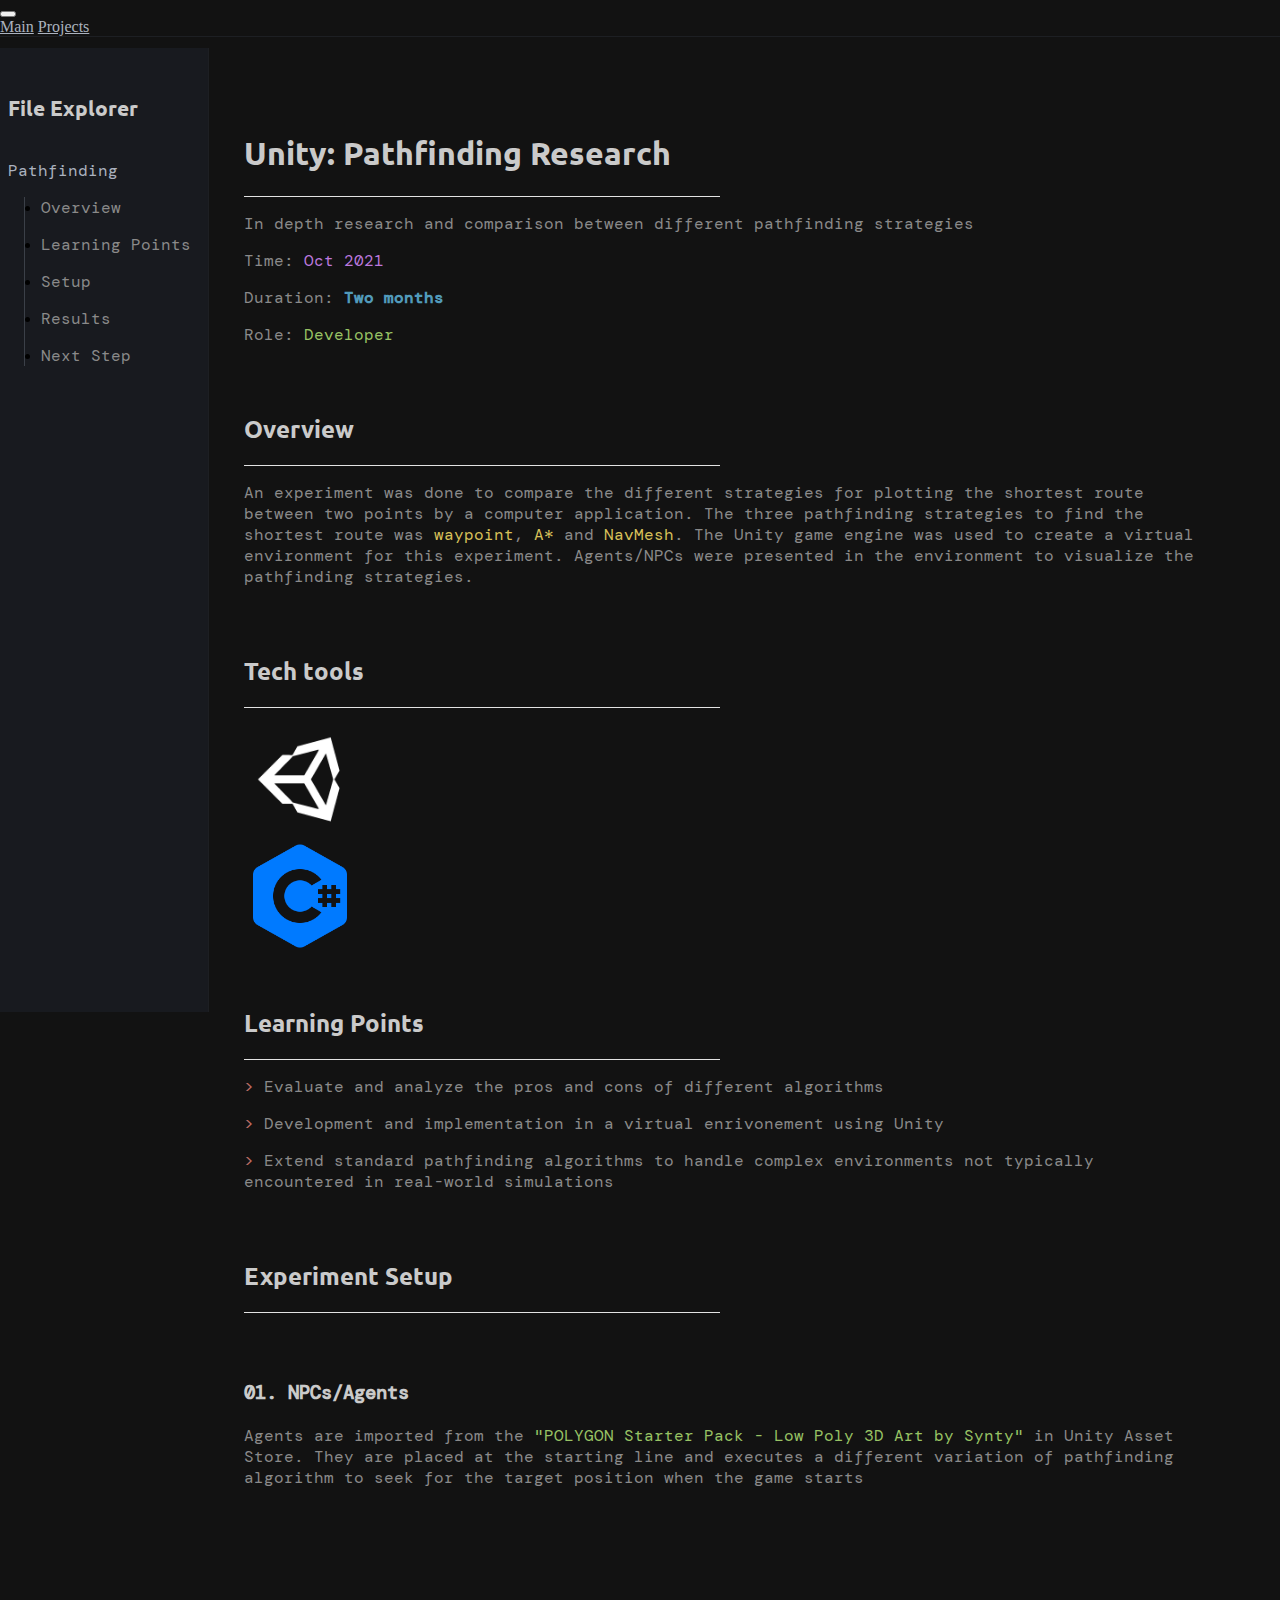
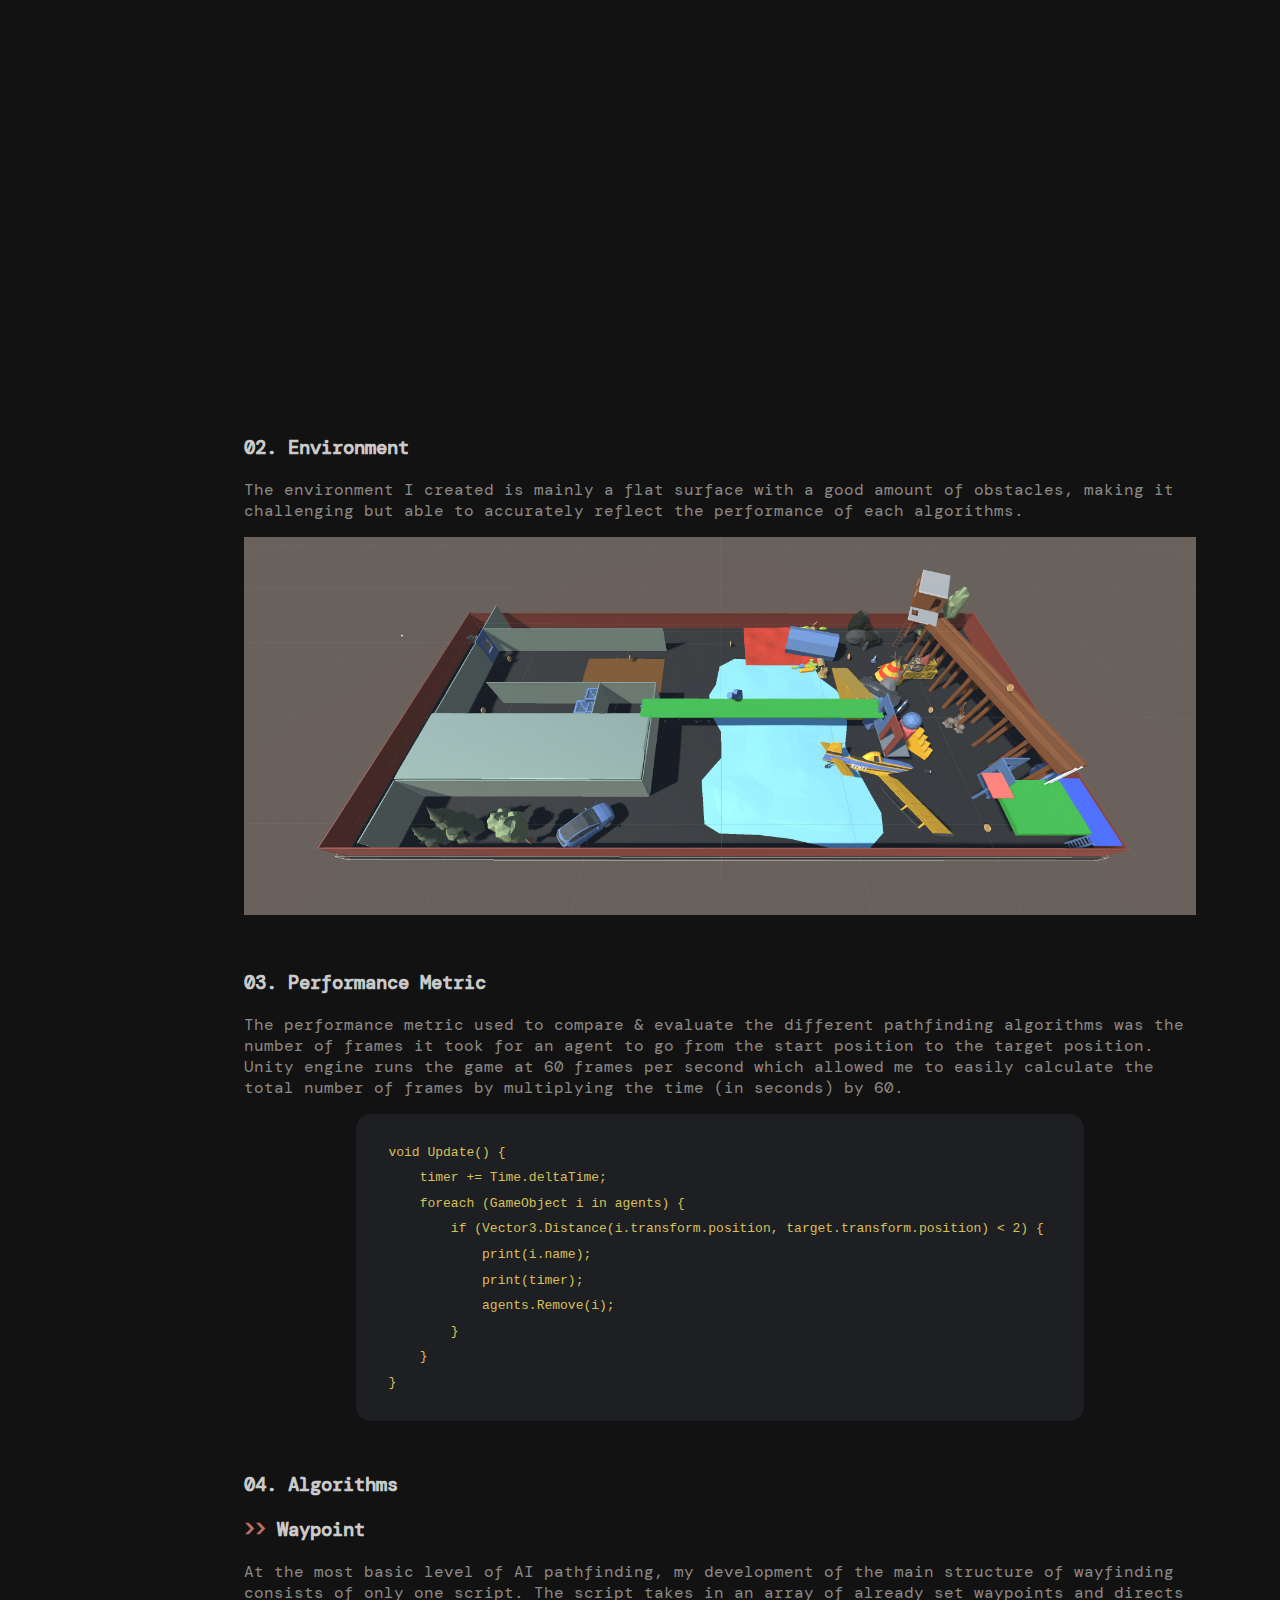
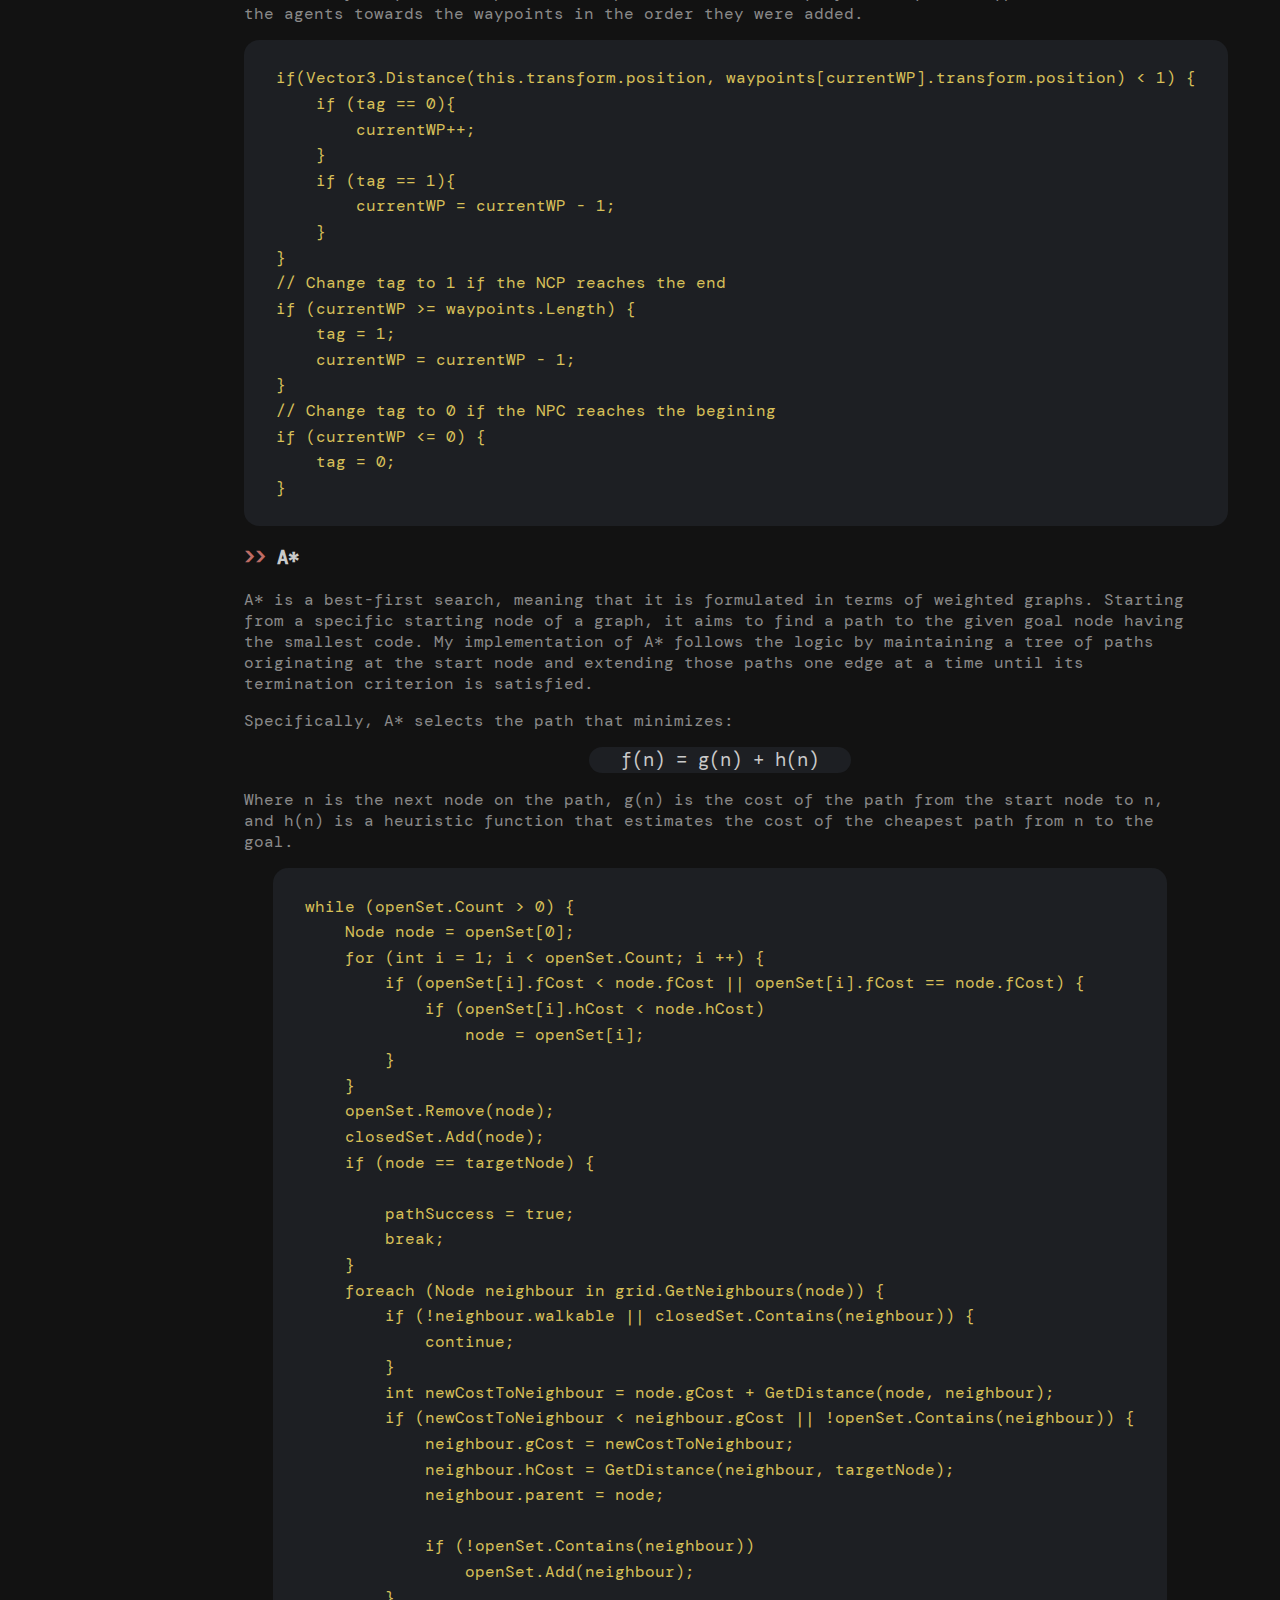
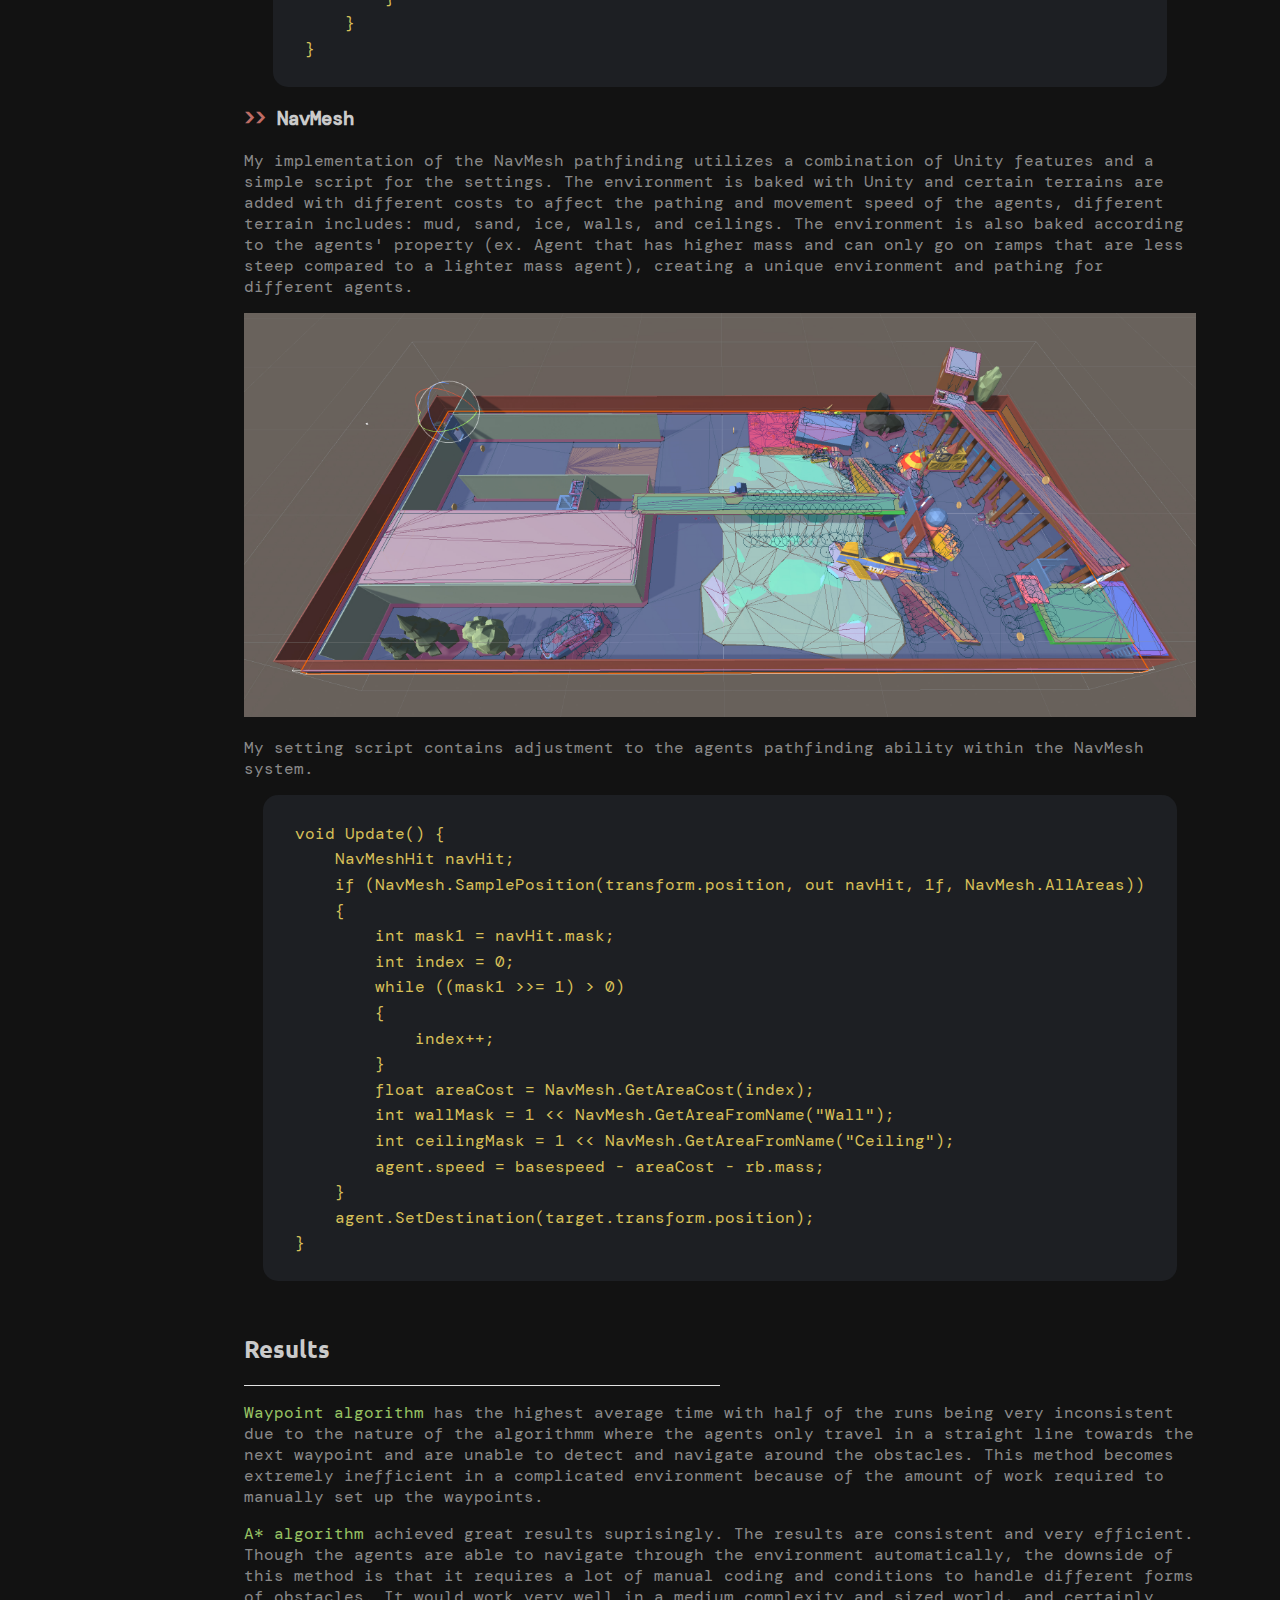
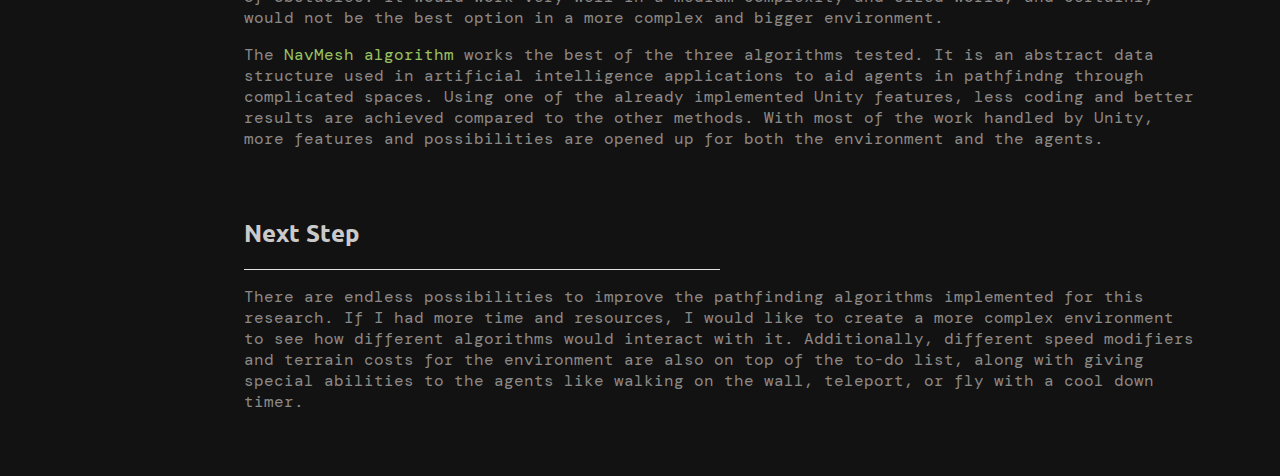
<file: pathfinding.html>
<!DOCTYPE html>
<html lang="en">
    <head>
        <meta charset="utf-8">
        <meta name="viewport" content="width=device-width, initial-scale=1">
        <title>Kyle Tseng</title>

        <!-- Bootstrap v5.1 -->
        <!-- https://getbootstrap.com/docs/5.1/getting-started/introduction/ -->
        <link href="https://cdn.jsdelivr.net/npm/bootstrap@5.1.3/dist/css/bootstrap.min.css" rel="stylesheet" integrity="sha384-1BmE4kWBq78iYhFldvKuhfTAU6auU8tT94WrHftjDbrCEXSU1oBoqyl2QvZ6jIW3" crossorigin="anonymous">
        <!-- css file -->
        <link href="static/css/main.css" rel="stylesheet">
        <!-- Bootstrap icons -->
        <!-- https://icons.getbootstrap.com -->
        <link rel="stylesheet" href="https://cdn.jsdelivr.net/npm/bootstrap-icons@1.8.1/font/bootstrap-icons.css">
        <!-- DM Mono & Ubuntu Fonts -->
        <!-- https://fonts.google.com/ -->
        <link rel="preconnect" href="https://fonts.googleapis.com">
        <link rel="preconnect" href="https://fonts.gstatic.com" crossorigin>
        <link href="https://fonts.googleapis.com/css2?family=DM+Mono:wght@300&family=Ubuntu:wght@300&display=swap" rel="stylesheet">
    </head>
    
    <body>
        <!-- Top nav header -->
        <header>
            <!-- Added aria-label since there are top nav and side nav on this page -->
            <nav class="navbar navbar-expand-lg navbar-dark grey bg-color" aria-label="Top menu">
                <div class="container-fluid">
                    <!-- Collapse header and show hamburger button when width is smaller than 992px (Bootstrap) -->
                    <button class="navbar-toggler js-disable" type="button" data-bs-toggle="collapse" data-bs-target="#navbarNavAltMarkup" aria-controls="navbarNavAltMarkup" aria-expanded="false" aria-label="Toggle navigation">
                        <span class="navbar-toggler-icon grey"></span>
                    </button>
                    <div class="collapse navbar-collapse show" id="navbarNavAltMarkup">
                        <div class="navbar-nav flex-row">
                            <a class="nav-link js-disable-margin" aria-current="page" href="index.html">Main</a>
                            <a class="nav-link active" href="index.html#projects">Projects</a>
                        </div>
                    </div>
                </div>
              </nav>
        </header>
        <main>
            <div class="wrapper">
                <!-- <aside> defines the content as 'related' to the main content, but secondary, to fix the heading structure issue with side nav and main content -->
                <aside>
                    <!-- Side navigation bar -->
                    <nav class="side-nav" aria-label="Side menu">
                        <h1>File Explorer</h1>
                        <a href="#pathfinding"><p class="explorer-title">Pathfinding</p></a>
                        <ul class="nav flex-column"> 
                            <li class="nav-item">
                                <a href="#overview" class="side-nav-link"><p><span class="orange">&lt&gt</span> Overview</p></a>
                            </li>
                            <li class="nav-item">
                                <a href="#learning-points" class="side-nav-link"><p><span class="orange">&lt&gt</span> Learning Points</p></a>
                            </li>   
                            <!-- <li class="nav-item">
                                <a href="#challenges" class="side-nav-link"><p><span class="orange">&lt&gt</span> Challenges</p></a>
                            </li> -->
                            <li class="nav-item">
                                <a href="#setup" class="side-nav-link"><p><span class="orange">&lt&gt</span> Setup</p></a>
                            </li>
                            <li class="nav-item">
                                <a href="#results" class="side-nav-link"><p><span class="orange">&lt&gt</span> Results</p></a>
                            </li>
                            <li class="nav-item">
                                <a href="#next-step" class="side-nav-link"><p><span class="orange">&lt&gt</span> Next Step</p></a>
                            </li>
                        </ul>
                    </nav>
                </aside>
                <div class="main-content">
                    <div class="fluid-container scroller">
                        <div class="section" id="pathfinding">
                            <h1>Unity: Pathfinding Research</h1>
                            <hr>
                            <p>In depth research and comparison between different pathfinding strategies</p>
                            <p>Time: <span class="purple">Oct 2021</span></p>
                            <p>Duration: <span class="blue">Two months</span></p>
                            <p>Role: <span class="green">Developer</span></p>
                        </div>
                        <div class="row">
                            <div class="col-lg-7 col-xs-12 d-flex flex-column"> 
                                <div class="section" id="overview">
                                    <h2 class="sub-title">Overview</h2>
                                    <hr>
                                    <p>
                                        An experiment was done to compare the different strategies for plotting the shortest route between two points by a computer application. The three pathfinding strategies to find the shortest route was <span class="yellow">waypoint</span>, <span class="yellow">A*</span> and <span class="yellow">NavMesh</span>. The Unity game engine was used to create a virtual environment for this experiment. Agents/NPCs were presented in the environment to visualize the pathfinding strategies.
                                    </p>
                                </div>
                            </div>
                            <div class="col-lg-5 col-xs-12 ">
                                <div class="section">
                                    <h2 class="sub-title">Tech tools</h2>
                                    <hr>
                                    <div class="row">
                                        <div class="col d-flex align-items-stretch tech-img">
                                            <img src="static/img/unity.png" alt="Unity" width="200" height="200">
                                        </div>
                                        <div class="col d-flex align-items-stretch tech-img">
                                            <img src="static/img/c-sharp.png" alt="C Sharp" width="200" height="200">
                                        </div>
                                    </div>                 
                                </div>
                            </div>
                        </div>  
                        <div class="section" id="learning-points">
                            <h2 class="sub-title">Learning Points</h2>
                            <hr>    
                            <p><span class="red">&gt </span>Evaluate and analyze the pros and cons of different algorithms</p>
                            <p><span class="red">&gt </span>Development and implementation in a virtual enrivonement using Unity</p>
                            <p><span class="red">&gt </span>Extend standard pathfinding algorithms to handle complex environments not typically encountered in real-world simulations </p>
                        </div>
                        <div class="section" id="setup">
                            <h2 class="sub-title">Experiment Setup</h2>
                            <hr>
                            <div class="section">
                                <h3>01. NPCs/Agents</h3>
                                <p>Agents are imported from the <a href="https://assetstore.unity.com/packages/3d/props/polygon-starter-pack-low-poly-3d-art-by-synty-156819#content" class="green remove-link hover-link">"POLYGON Starter Pack - Low Poly 3D Art by Synty"<a> in Unity Asset Store. They are placed at the starting line and executes a different variation of pathfinding algorithm to seek for the target position when the game starts
                                </p>
                                <div class="video-container">
                                    <video autoplay loop muted playsinline>
                                        <source src="static/img/pathfinding/agents.mp4" type="video/mp4">
                                    </video>
                                </div>     
                            </div>
                            <div class="section">
                                <h3>02. Environment</h3>
                                <p>
                                    The environment I created is mainly a flat surface with a good amount of obstacles, making it challenging but able to accurately reflect the performance of each algorithms.
                                </p> 
                                <img src="static/img/pathfinding/environment.jpg" alt="environment" width="2800" height="1200" class="mb-5 mt-4">
                            </div>
                            <div class="section">
                                <h3>03. Performance Metric</h3>
                                <p>The performance metric used to compare & evaluate the different pathfinding algorithms was the number of frames it took for an agent to go from the start position to the target position. Unity engine runs the game at 60 frames per second which allowed me to easily calculate the total number of frames by multiplying the time (in seconds) by 60.</p>
                                <pre><code class="yellow">
void Update() {
    timer += Time.deltaTime;
    foreach (GameObject i in agents) { 
        if (Vector3.Distance(i.transform.position, target.transform.position) < 2) { 
            print(i.name);
            print(timer);
            agents.Remove(i);
        }
    }
}
                                </code></pre>
                            </div>
                            <div class="section">
                                <h3>04. Algorithms</h3>
                                <h3 class="mt-4"><span class="red">&gt&gt </span>Waypoint</h3>
                                <p>
                                    At the most basic level of AI pathfinding, my development of the main structure of wayfinding consists of only one script. The script takes in an array of already set waypoints and directs the agents towards the waypoints in the order they were added.
                                </p>
                                <pre><code class="yellow dm-mono">
if(Vector3.Distance(this.transform.position, waypoints[currentWP].transform.position) < 1) {
    if (tag == 0){
        currentWP++;
    }
    if (tag == 1){
        currentWP = currentWP - 1;
    }
}
// Change tag to 1 if the NCP reaches the end
if (currentWP >= waypoints.Length) {
    tag = 1;
    currentWP = currentWP - 1;
}
// Change tag to 0 if the NPC reaches the begining
if (currentWP <= 0) {
    tag = 0;
}
                                    </code></pre>
                                <h3 class="mt-4"><span class="red">&gt&gt </span>A*</h3>
                                <p>
                                    A* is a best-first search, meaning that it is formulated in terms of weighted graphs. Starting from a specific starting node of a graph, it aims to find a path to the given goal node having the smallest code. My implementation of A* follows the logic by maintaining a tree of paths originating at the start node and extending those paths one edge at a time until its termination criterion is satisfied.
                                </p>
                                <p>
                                    Specifically, A* selects the path that minimizes:
                                </p>
                                <pre class="mb-4"><code class="cacaca formula dm-mono">f(n) = g(n) + h(n)</code></pre>
                                <p>Where n is the next node on the path, g(n) is the cost of the path from the start node to n, and h(n) is a heuristic function that estimates the cost of the cheapest path from n to the goal.</p>
                                <pre><code class="yellow dm-mono">
while (openSet.Count > 0) {
    Node node = openSet[0];
    for (int i = 1; i < openSet.Count; i ++) {
        if (openSet[i].fCost < node.fCost || openSet[i].fCost == node.fCost) {
            if (openSet[i].hCost < node.hCost)
                node = openSet[i];
        }
    }
    openSet.Remove(node);
    closedSet.Add(node);
    if (node == targetNode) {
        
        pathSuccess = true;
        break;
    }
    foreach (Node neighbour in grid.GetNeighbours(node)) {
        if (!neighbour.walkable || closedSet.Contains(neighbour)) {
            continue;
        }
        int newCostToNeighbour = node.gCost + GetDistance(node, neighbour);
        if (newCostToNeighbour < neighbour.gCost || !openSet.Contains(neighbour)) {
            neighbour.gCost = newCostToNeighbour;
            neighbour.hCost = GetDistance(neighbour, targetNode);
            neighbour.parent = node;

            if (!openSet.Contains(neighbour))
                openSet.Add(neighbour);
        }
    }
}
                                </code></pre>
                                <h3 class="mt-4"><span class="red">&gt&gt </span>NavMesh</h3>
                                <p>My implementation of the NavMesh pathfinding utilizes a combination of Unity features and a simple script for the settings. The environment is baked with Unity and certain terrains are added with different costs to affect the pathing and movement speed of the agents, different terrain includes: mud, sand, ice, walls, and ceilings. The environment is also baked according to the agents' property (ex. Agent that has higher mass and can only go on ramps that are less steep compared to a lighter mass agent), creating a unique environment and pathing for different agents.</p>
                                <img src="static/img/pathfinding/baked_environment.jpg" alt="baked environment" width="2800" height="1200" class="mb-5 mt-4">
                                <p>My setting script contains adjustment to the agents pathfinding ability within the NavMesh system.</p>
                                <pre><code class="yellow dm-mono">
void Update() {
    NavMeshHit navHit;
    if (NavMesh.SamplePosition(transform.position, out navHit, 1f, NavMesh.AllAreas))
    {
        int mask1 = navHit.mask;
        int index = 0;
        while ((mask1 >>= 1) > 0)
        {
            index++;
        }
        float areaCost = NavMesh.GetAreaCost(index);
        int wallMask = 1 << NavMesh.GetAreaFromName("Wall");
        int ceilingMask = 1 << NavMesh.GetAreaFromName("Ceiling");
        agent.speed = basespeed - areaCost - rb.mass;
    }
    agent.SetDestination(target.transform.position);
}
                                </code></pre>
                            </div>
                            <div class="section" id="results">
                                <h2 class="sub-title">Results</h2>
                                <hr>
                                <p><span class="green">Waypoint algorithm </span>has the highest average time with half of the runs being very inconsistent due to the nature of the algorithmm where the agents only travel in a straight line towards the next waypoint and are unable to detect and navigate around the obstacles. This method becomes extremely inefficient in a complicated environment because of the amount of work required to manually set up the waypoints.</p>
                                <p><span class="green">A* algorithm </span>achieved great results suprisingly. The results are consistent and very efficient. Though the agents are able to navigate through the environment automatically, the downside of this method is that it requires a lot of manual coding and conditions to handle different forms of obstacles. It would work very well in a medium complexity and sized world, and certainly would not be the best option in a more complex and bigger environment.</p>
                                <p>The <span class="green">NavMesh algorithm </span>works the best of the three algorithms tested. It is an abstract data structure used in artificial intelligence applications to aid agents in pathfindng through complicated spaces. Using one of the already implemented Unity features, less coding and better results are achieved compared to the other methods. With most of the work handled by Unity, more features and possibilities are opened up for both the environment and the agents.</p>
                            </div>
                            <div class="section" id="next-step">
                                <h2 class="sub-title">Next Step</h2>
                                <hr>
                                <p>There are endless possibilities to improve the pathfinding algorithms implemented for this research. If I had more time and resources, I would like to create a more complex environment to see how different algorithms would interact with it. Additionally, different speed modifiers and terrain costs for the environment are also on top of the to-do list, along with giving special abilities to the agents like walking on the wall, teleport, or fly with a cool down timer.</p>
                            </div>
                        </div>
                    </div>      
                </div>
            </div>
        </main>
        <!-- Bootstrap v5.1 -->
        <!-- https://getbootstrap.com/docs/5.1/getting-started/introduction/ -->
        <script src="https://cdn.jsdelivr.net/npm/bootstrap@5.1.3/dist/js/bootstrap.bundle.min.js" integrity="sha384-ka7Sk0Gln4gmtz2MlQnikT1wXgYsOg+OMhuP+IlRH9sENBO0LRn5q+8nbTov4+1p" crossorigin="anonymous"></script>
        
        <!-- Main.js -->
        <script src="static/js/main.js"></script>
    </body>
</html>
</file>
<file: static/css/main.css>
body {
    background-color: #121212;
    margin-left: 0;
    margin-right: 0;
    margin-bottom: 0;
    margin-top: 0;
}

#particles-js {
    background: black;
}

h1 {
    color: #cacaca;
    font-family: 'Ubuntu', sans-serif;
}

h2 {
    color: #cacaca;
    font-family: 'Ubuntu', sans-serif;
}

h3 {
    font-size: 1.2rem;
    color: #cacaca;
    font-family: 'DM Mono', monospace;
}

h4 {
    font-size: 1.2rem;
    color: #cacaca;
    font-family: 'DM Mono', monospace;
}

h5 {
    color: #cacaca;
    font-family: 'DM Mono', monospace;
}

p {
    color: #8a8a8a;
    font-family: 'DM Mono', monospace;
}

.sub-title {
    font-size: 1.5rem;
}

.grey * {
    color: #ABB2BF;
}

.bg-color {
    background-color: #121212;
}

.monospace {
    font-family: monospace;
}

.dm-mono {
    font-family: 'DM Mono', monospace;
}

.ubuntu {
    font-family: 'Ubuntu', sans-serif;
}

.bold {
    font-weight: bold;
}

/* ------- Colors --------- */

.orange {
    color: #dd7729;
}

.blue {
    color: #519ABA;
    font-weight: bold;
}

.red {
    color: #BF6C65;
}

.yellow {
    color: #D8C059;
}

.purple {
    color: #BB78DD; 
}

.green {
    color: #98C364;
    text-decoration: none;
}

.cacaca {
    color: #cacaca;
}

.hover-link:hover {
    color: #E5C059;
    text-decoration: underline;
}

.strong {
    font-weight: bold;
    color: #abb2bf;
}

.highlight {
    color: #abb2bf;
}

/* scroll-margin */
/* https://stackoverflow.com/questions/38069213/add-padding-top-to-scroll-when-using-href-id */
@keyframes slideInFromTop {
    0% {
        opacity: 0;
        transform: translateY(-100%);
    }
    50% {
        opacity: 0;
        transform: translateY(-100%);
    }
    100% {
        opacity: 1;
        transform: translateY(0);
    }
  }

@keyframes slideInFromLeft {
    0% {
        opacity: 0;
        transform: translateX(-100%);
    }
    50% {
        opacity: 0;
        transform: translateX(-100%);
    }
    100% {
        opacity: 1;
        transform: translateX(0);
    }
}

@keyframes slideInFromBottom {
    0% {
        opacity: 0;
        transform: translateY(100%);
    }
    50% {
        opacity: 0;
        transform: translateY(100%);
    }
    100% {
        opacity: 1;
        transform: translateY(0);
    }
}

@keyframes fadeIn {
    0% { 
        opacity: 0;
    }
    50% {
        opacity: 0;
    }
    100% {
        opacity: 1;
    }
}

/* Header bar */
header {
    z-index: 999;
    position: fixed;
    width: 100%;
    border-bottom: 1px solid #1d1f23;
}

/* Class used for top nav when JS is disabled */
.js-disable {
    display: none;
}

.js-disable-margin {
    margin-right: 1rem;
}
/* ---------------- */

.slideInTop {
    animation: 3.5s ease-out 0s 1 slideInFromTop;
}

.navbar-toggler-icon {
    color: white;
}

.content-wrap {
    max-width: 70rem;
    margin: auto;
}

/* ---------- main ----------*/

/* hero */
/* https://codepen.io/geoffgraham/pen/jrWwWM */
#particles-js {
    position: fixed;
    height: 100vh;
    width: 100%;
    z-index: -1;
    transition: opacity 0.5s;
}

.bg-show {
    opacity: 0.3;
}

.bg-hidden {
    opacity: 0;
}

/* https://codepen.io/geoffgraham/pen/jrWwWM */
.typewriter h1 {
    color: #D8C059;
    font-family: monospace;
    overflow: hidden; /* Ensures the content is not revealed until the animation */
    border-right: .15em solid transparent; /* The typwriter cursor */
    white-space: nowrap; /* Keeps the content on a single line */
    margin: 0 auto; /* Gives that scrolling effect as the typing happens */
    letter-spacing: .15em; /* Adjust as needed */
    animation: 
      typing 1.5s steps(10, end),
      blink-caret 0.6s step-end 3;
}

@keyframes typing {
    from { width: 0 }
    to { width: 100% }
}

@keyframes blink-caret {
    50% {
        border-color: orange;
    }
}

.hero {
    display: flex;
    /* align-items: flex-start; */
    flex-direction: column;
    justify-content: center;
    align-items: center;
    text-align: center;
    min-height: 100vh;
    max-width: 100%;
}

.hero-intro {
    color: #cacaca;
    font-family: 'Ubuntu', sans-serif;
}

.hero p {
    animation: 3.3s ease-out 0s 1 slideInFromTop;
}

.hero h2 {
    font-size: 1.2rem;
    font-family: 'DM Mono', monospace;
    animation: 3.3s ease-out 0s 1 slideInFromBottom;
}

/* Projects section */
/* https://developer.mozilla.org/en-US/docs/Web/CSS/CSS_Transitions/Using_CSS_transitions */
div[class^="col-"] {
    transition: width 0.3s, height 0.3s;
  }

.section-title * {
    font-size: 1.5rem;
}

.project-card {
    background-color: #181A1F;
    border-radius: 5px;
    transition: 0.5s;
    padding-top: 1rem;
    /* padding-bottom: 1rem; */
}

.card-title {
    font-size: 1.5rem;
    margin-bottom: 1rem;
}

.remove-link {
    text-decoration: none;
}

.project-card:hover {
    transform: translateY(-1rem);
}

.file-icon {
    color: white;
}

.tag {
    margin: 0;
}

/* Side-elements */
.side-element {
    height: fit-content;
}

.side-element ul {
    padding: 0;
    margin: 0;
    text-align: center;
    width: 100%;
    margin: auto;
}

.side-element ul * {
    display: inline;
    text-decoration: none;
    list-style: none;
}

.side-element li {
    padding: 0 0.5rem 0 0.5rem;
}

.side-element p {
    display: none;
    position: absolute;
}

.side-icon {
    color: white;
}

@media (min-width: 87rem) {
    .side-element {
        display: block;
        position: fixed;
        height: 100vh;
        bottom: 0;
    }
    
    .side-element ul {
        animation: 3.5s ease-out 0s 1 slideInFromLeft;
        list-style: none;
        border-color: #ABB2BF;
        position: absolute;
        width: 8rem;
        bottom: 0;
    }
    
    .side-element li {
        position: relative;
        padding: 0;
    }
    
    .side-element a {
        display: block;
        margin: 1.5rem 0 1.5rem 0;
        width: 100%;
        text-decoration: none;
    }
    
    .side-element p {
        display: none;
        color: white;
        padding-left: 1rem;
        padding-top: 0.4rem;
        margin-bottom: 0;
        font-size: 0.8rem;
    }
    
    .side-element a:hover p {
        display: inline;
        animation: .3s ease-out 0s 1 fadeIn;
        color: #519ABA;
    }

    .side-element a:hover svg {
        color: #519ABA;
    }
}

/* Footer */
footer {
    color: white;
    text-align: center;
    margin: 1rem 0 2rem 0;
}

/* --------------- Projects.html --------------- */
.wrapper {
    height: 100vh;
    display: grid;
    grid-template-columns: 1.5fr 8.5fr;
    padding-top: 3rem;
}

/* Side nav */
.side-nav *{
    text-decoration: none;
}

.side-nav {
    display: none;
    padding: 2rem .5rem 2rem .5rem;
    background-color: #181A1F;
    /* background-color: #121212; */
}

.side-nav-link:hover p {
    color: white;
}

.side-nav h1 {
    padding-bottom: 1.4rem;
    color: #cacaca;
    font-family: 'Ubuntu', sans-serif;
    font-size: 1.3rem;
}

.side-nav ul {
    border-left: 1px solid #3b4048;
    padding-left: 1rem;
    margin-left: 1rem;
}

.side-nav-active p {
    color: white;
}

.explorer-title {
    color: #ABB2BF;
}

.main-content {
    grid-column: 1/3;
    max-width: 85%;
    margin: auto;
    padding-top: 2rem;
    padding-bottom: 3rem;
}

@media (min-width: 68.75rem) {
    .side-nav {
        display: block;
        grid-column: 1/2;
        position: fixed;
        height: 100%;
        width: 15%;
        border-right: 1px solid #1d1f23;
    }
    
    .main-content {
        grid-column: 2/3;
    }
}

.nav-item span {
    display: none;
}

@media (min-width: 81rem) {
    .side-nav {
        padding: 2rem 1rem 2rem 1rem;
    }
}

@media (min-width: 86.25rem) {
    .nav-item span {
        display: inline;
    }
}


/* Main content format */
.main-content img {
    width: 100%;
    height: auto;
}

hr {
    display: block;
    height: 1px;
    width: 50%;
    background-color: #e2e2e2;
    position: relative;
    border: 0;
    margin: 0.5rem 0 1rem;
}

.hr-full {
    width: 100%;
    margin: 1rem 0 1rem;
}

.section {
    padding-top: 2rem;
}

.section ul { 
    list-style-type: disc;
    color: #8a8a8a;
}

.tech-img {
    max-width: 7rem;
}

.tech-img img { 
    object-fit: contain;
}

/* Img overlay for individual project pages */
.img-overlay {
    position: relative;
}

.middle {
    transition: .5 ease;
    opacity: 0;
    position: absolute; 
    top: 50%;
    left: 50%;
    transform: translate(-50%, -50%);
    text-align: center;
}

.middle p {
    color: #cacaca;
}

.img-overlay img {
    opacity: 1;
    display: block;
    width: 100%;
    height: auto;
    transition: .5s ease;
    backface-visibility: hidden;
}

.img-overlay:hover .img-overlay-img {
    opacity: 0.1;
}

.img-overlay:hover .middle {
    opacity: 1;
}

/* jQuery animation when element enters viewport */
.come-in {
    transform: translateY(12.5rem);
    animation: come-in 1s ease forwards;
}

.come-in:nth-child(odd) {
animation-duration: 0.6s; /* So they look staggered */
}

@keyframes come-in {
to { transform: translateY(0); }
}

.already-visible {
transform: translateY(0);
animation: none;
}

/* ========== PATHFINDING ============= */

pre {
    background-color: #1d1f23;
    border-radius: 15px;
    width: min-content;
    padding: 0 2rem;
    margin: auto;
}

pre code {
    color: white;
    width: min-content;
    padding: 0;
    margin: auto;
    display: block;
    line-height: 1.6rem;

}

.formula {
    margin: 1rem 0;
    font-size: 1.2rem;
}

.video-container {
    overflow: hidden;
    display: block;
    width: 70rem;
    height: 30rem;
    margin: auto;
    position: relative;
    border-radius: 5px;
}

video {
    position: absolute;
    top: -120%;
    left: -104%;
}
</file>
